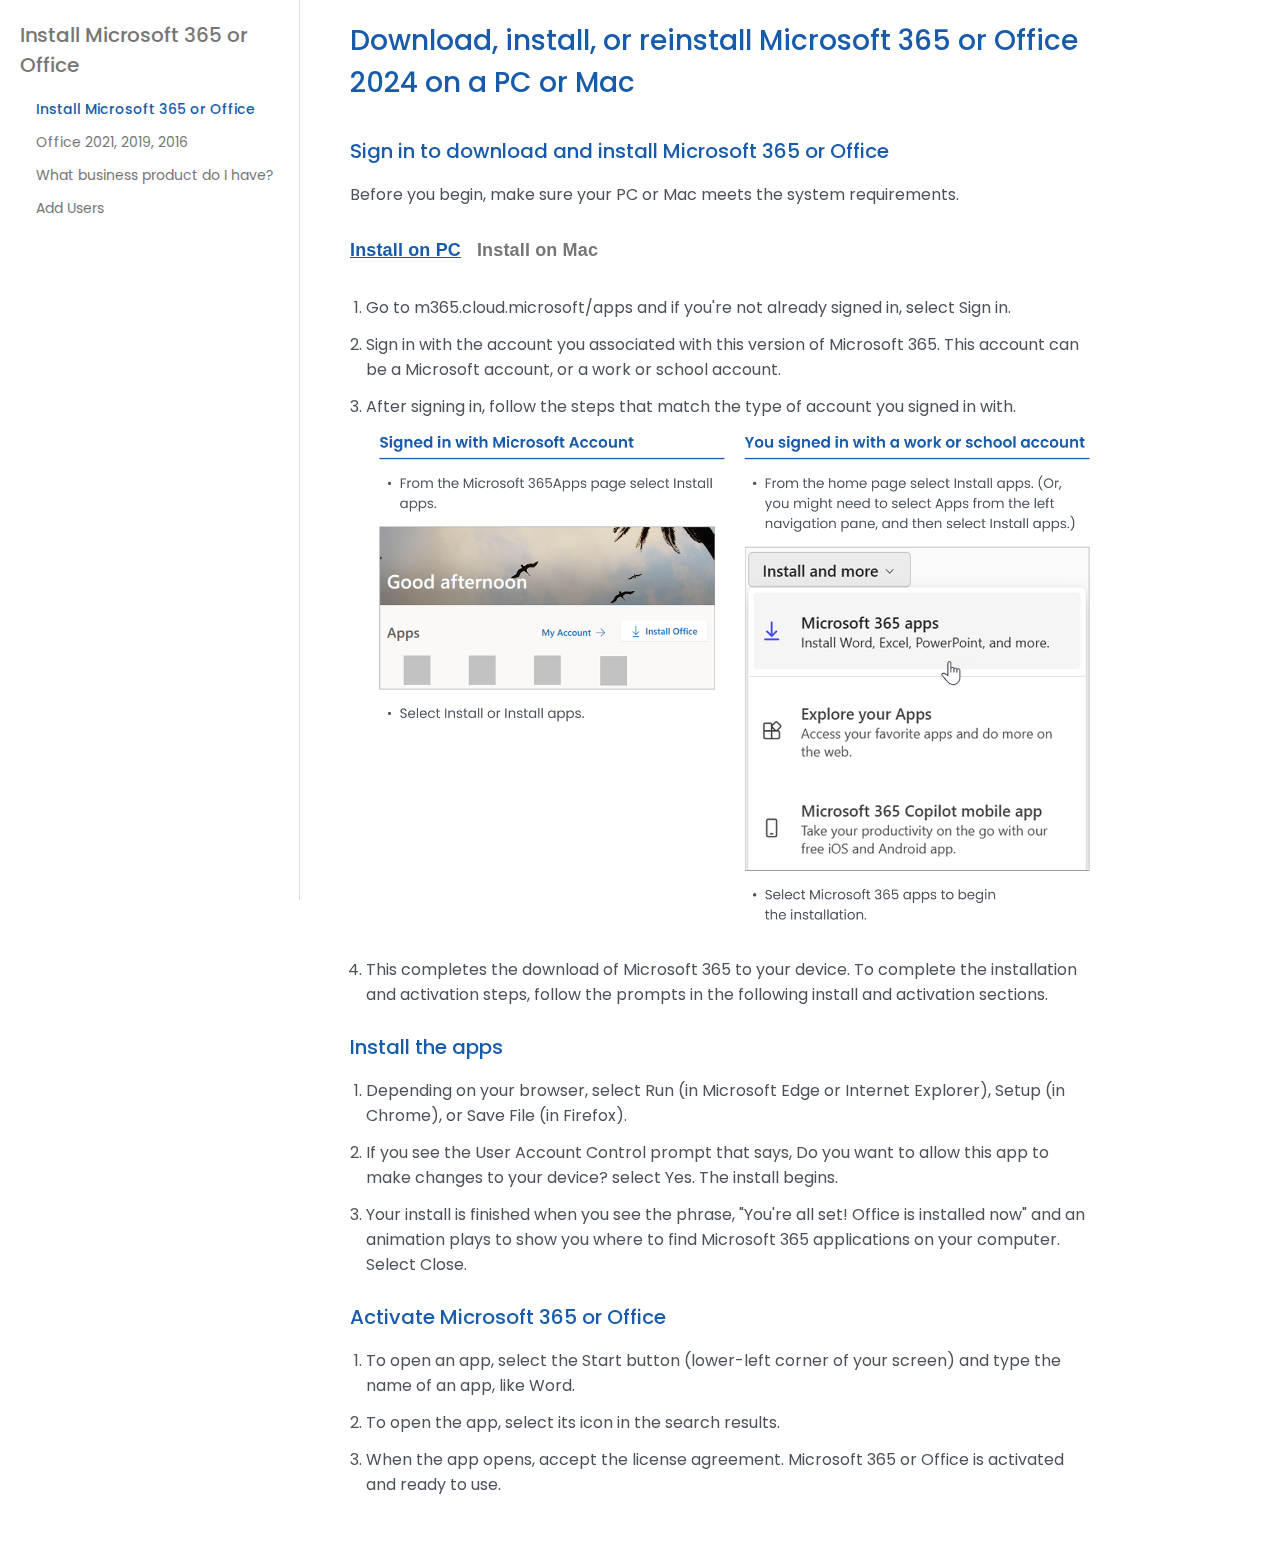
<file: index.html>
<!DOCTYPE html>
<html lang="en">

<head>
    <meta charset="UTF-8" />
    <meta name="viewport" content="width=device-width, initial-scale=1.0" />
    <title>Template</title>
    <link rel="icon" type="image/x-icon" href="https://tinyurl.com/yt7f6mkc">
    <link rel="stylesheet" href="styles.css">
    <link rel="preconnect" href="https://fonts.googleapis.com">
    <link rel="preconnect" href="https://fonts.gstatic.com" crossorigin>
    <link
        href="https://fonts.googleapis.com/css2?family=Poppins:ital,wght@0,100;0,200;0,300;0,400;0,500;0,600;0,700;0,800;0,900;1,100;1,200;1,300;1,400;1,500;1,600;1,700;1,800;1,900&display=swap"
        rel="stylesheet">

</head>

<body>

    <main>
        <section>
            <!-- Mobile Nav Button -->
            <button class="mobile-nav-btn" id="openNav">
                <span class="burger"></span>

                <span>Install Microsoft 365 or Office</span>
            </button>


            <!-- Mobile Bottom Sheet Navigation -->
            <div class="mobile-modal" id="mobileModal">
                <div class="panel bottom-sheet">
                    <div class="drag-handle"></div>
                    <h3 class="nav-header">Install Microsoft 365 or Office</h3>
                    <ul>
                        <li><a href="#" class="nav-link active" data-section="install">Install Microsoft 365 or
                                Office</a>
                        </li>
                        <li><a href="#" class="nav-link" data-section="install2021">Office 2021, 2019, 2016</a></li>
                        <li><a href="#" class="nav-link" data-section="business">What business product do I have?</a>
                        </li>
                        <li><a href="#" class="nav-link" data-section="addUsers">Add users</a></li>
                    </ul>
                </div>
            </div>

            <!-- Desktop + Mobile Content Layout -->
            <div class="layout">

                <!-- Desktop Sidebar -->
                <aside class="desktop sidebar">
                    <h3 class="nav-header">Install Microsoft 365 or Office</h3>
                    <ul>
                        <li><a href="#" class="nav-link active" data-section="install">Install Microsoft 365 or
                                Office</a>
                        </li>
                        <li><a href="#" class="nav-link" data-section="install2021">Office 2021, 2019, 2016</a></li>
                        <!-- <li><a href="#" class="nav-link" data-section="upgrade">Upgrade to Latest Version</a></li> -->
                        <li><a href="#" class="nav-link" data-section="business">What business product do I have?</a>
                        </li>
                        <li><a href="#" class="nav-link" data-section="addUsers">Add Users</a></li>

                    </ul>
                </aside>

                <!-- Main Content -->
                <main class="content" id="contentArea">
                </main>
            </div>
        </section>


        <script>
            const contentArea = document.getElementById("contentArea");

            // Content map
            const CONTENT = {
                install: `
                <h2 class="page-title">Download, install, or reinstall Microsoft 365 or Office 2024 on a PC or Mac</h2>

    <h3>Sign in to download and install Microsoft 365 or Office</h3>

    <p>Before you begin, make sure your PC or Mac meets the system requirements.</p>

    <!-- Install Tabs -->
    <div class="install-tabs">
        <button class="tab-btn active" data-target="pc">Install on PC</button>
        <button class="tab-btn" data-target="mac">Install on Mac</button>
    </div>

    <!-- Tab Contents -->
    <div class="tab-content" id="pc">
        <ol>
            <li>Go to m365.cloud.microsoft/apps and if you're not already signed in, select Sign in.</li>
            <li>Sign in with the account you associated with this version of Microsoft 365. This account can be a Microsoft account, or a work or school account.</li>
            <li>
                After signing in, follow the steps that match the type of account you signed in with.
                <img src="install-on-windows.jpg" alt="" />
            </li>
            <li>This completes the download of Microsoft 365 to your device. To complete the installation and activation steps, follow the prompts in the following install and activation sections.</li>
        </ol>
        <br>
        <div>
            <h3>Install the apps</h3>
            <ol>
                <li>Depending on your browser, select Run (in Microsoft Edge or Internet Explorer), Setup (in Chrome), or Save File (in Firefox).</li>
                <li>If you see the User Account Control prompt that says, Do you want to allow this app to make changes to your device? select Yes. The install begins.</li>
                <li>Your install is finished when you see the phrase, "You're all set! Office is installed now" and an animation plays to show you where to find Microsoft 365  applications on your computer. Select Close.</li>
            </ol>    
        </div>
        <br>
        <div>
            <h3>Activate Microsoft 365 or Office</h3>
            <ol>
                <li>To open an app, select the Start button (lower-left corner of your screen) and type the name of an app, like Word.</li>
                <li>To open the app, select its icon in the search results.</li>
                <li>When the app opens, accept the license agreement. Microsoft 365 or Office is activated and ready to use.</li>
            </ol>
        </div>
    </div>

    <div class="tab-content" id="mac" style="display:none;">
        <ol>
            <li>Go to your Office account and sign in.</li>
            <li>Sign in with the account you associated with this version of Microsoft 365 or Office. This account can be a Microsoft account, or work or school account. <a href="https://support.microsoft.com/en-us/office/i-forgot-the-account-i-use-with-microsoft-365-eba0b4a2-c0ae-472c-99f6-bc63ee2425a8?wt.mc_id=SCL_InstallOffice_Home#">I forgot the account I use with Office.</a></li>
            <li>After signing in, follow the steps that match the type of account you signed in with.
                <img src="install-on-mac.jpg" alt="" />
                <p>
                    The 64-bit version is installed by default unless Microsoft 365 or Office detects you already have a 32-bit version of Microsoft 365 or Office (or a stand-alone app such as Project or Visio) installed. In this case, the 32-bit version of Microsoft 365 or Office will be installed instead.    
                </p>
                <p>
                    To change from a 32-bit version to a 64-bit version or vice versa, you need to uninstall Microsoft 365 first (including any stand-alone Microsoft 365 apps you have such as Project of Visio). Once the uninstall is complete, sign in again to <a href="m365.cloud.microsoft/apps">m365.cloud.microsoft/apps</a> and select Install apps. From the Install apps window select the language and version you want (64 or 32-bit), and then select <strong>Install</strong>.
                </p>
            </li>
            <li>This completes the download of Microsoft 365 to your device. To complete the installation and activation steps, follow the prompts in the following install and activation sections.</li>
        </ol>
        
        <br>

        <div>
            <h3>Install Microsoft 365 or Office 2024 on a Mac</h3>
            <ol>
                <li>
                    Once the download has completed, open Finder, go to <strong>Downloads</strong>, and double-click <strong>Microsoft Office installer.pkg</strong> file (the name might vary slightly).
                    <br><br>
                    <img src="install-mac-step1.jpg" alt="" style="width: 80%"/>
                </li>
                <li>
                    On the first installation screen, select Continue to begin the installation process.
                    <br><br>
                    <img src="install-mac-step2.jpg" alt="" style="width: 80%"/>
                </li>
                <li>Review the software license agreement, and then click Continue.</li>
                <li>Select Agree to agree to the terms of the software license agreement.</li>
                <li>Choose how you want to install Microsoft 365 and click Continue.</li>
                <li>Review the disk space requirements or change your install location, and then click Install.</li>
                <li>
                    Enter your Mac login password, if prompted, and then click Install Software. (This is the password that you use to log in to your Mac.)
                    <br><br>
                    <img src="install-mac-step7.jpg" alt="" style="width: 80%"/>
                </li>
                <li>
                    The software begins to install. Click Close when the installation is finished.
                    <br><br>
                    <img src="install-mac-step8.jpg" alt="" style="width: 80%"/>    
                </li>
            </ol>    
        </div>

        <div>
            <h3>Activate Microsoft 365 or Office 2024 on a Mac</h3>
            <ol>
                <li>
                    Click the Launchpad icon in the Dock to display all of your apps.
                    <br><br>
                    <img src="activate-mac-step1.jpg" alt="" style="width: auto"/>
                </li>
                <li>
                    Click the Microsoft Word icon (or another Microsoft 365 or Office icon) in the Launchpad.
                    <br><br>
                    <img src="activate-mac-step2.jpg" alt="" style="width: 80%"/>
                </li>
                <li>
                    The What is New window opens automatically when you launch Word. Click Get Started to start activating.
                    <br><br>
                    <img src="activate-mac-step3.jpg" alt="" style="width: 80%"/>
                </li>

            </ol>
        </div>
    </div>

`,

                install2021: `
    <h2 class="page-title">Download and install or reinstall Office 2021, Office 2019, or Office 2016</h2>

    <p>If this is the first time you're installing Office you may have some setup steps to do first. Expand the learn more section below.</p>
    <br>
    <p>However, if you're reinstalling Office, and you've already redeemed a product key and have an account associated with Office, then go to the section sign in to download Office.​​​​​​​</p>

    <br>

    <div>
        <h3>Sign in to download and install Microsoft 365 or Office</h3>
        <ol>
            <li>Go to your <a href="https://account.microsoft.com/">Microsoft account dashboard</a>, and if you're not already signed in, select Sign in.</li>
            <li>Sign in with the Microsoft account you associated with this version of Office.</li>
            <li>From the Overview page, select Office apps and on that page, find the Office product you want to install and select Install.</li>
        </ol>
        <br>
        <p>To install Office in a different language, or to install the 64-bit version, use the dropdown to find more options. Choose the language and bit version you want, and then select Install.</p>
    </div>
    
    <!-- Install Tabs -->
    <div class="install-tabs">
        <button class="tab-btn active" data-target="pc">Office 2016 - 2021 on a PC</button>
        <button class="tab-btn" data-target="mac">Office for Mac 2019 - 2021</button>
    </div>

    <!-- Tab Contents -->
    <div class="tab-content" id="pc">
        <h3>Install Office 2021, 2019, or 2016 on a PC</h3>
        <p>Remember a one-time purchase version of Office is <a href="https://www.microsoft.com/Useterms/">licensed for one install only.</a></p>
        <br>    
        <ol>
            <li>
                <p>Depending on your browser, select Open file (in Edge or Internet Explorer), Setup (in Chrome), or Save File (in Firefox).</p>
                <br>
                <p>If you see the User Account Control prompt that says, Do you want to allow this app to make changes to your device? select Yes.</p>                        
                <br>
                <p>The install begins.</p>
            </li>
            <li>
                <p>Your install is finished when you see the phrase, "You're all set! Office is installed now" and an animation plays to show you where to find Office applications on your computer. Select Close.</p>
                <br>
                <p>Follow the instructions in the window to find your Office apps. For example depending on your version of Windows, select Start and then scroll to find the app you want to open such as Excel or Word, or type the name of the app in the search box.</p>
            </li>
        </ol>
        <br>
        <div>
            <h3>Activate office</h3>
            <ol>
                <li>
                    <p>Start using an Office application right away by opening any app such as Word or Excel. <a href="https://support.microsoft.com/en-us/office/can-t-find-office-applications-in-windows-10-907ce545-6ae8-459b-8d9d-de6764a635d6?wt.mc_id=SCL_InstallOffice_Home#">Can't find Office after installing?</a></p>
                    <br>
                    <p>In most cases, Office is activated once you start an application and after you agree to the License terms by selecting Accept.</p>    
                </li>
                <li>Office might activate automatically. However, depending on your product you might see the Microsoft Office Activation Wizard. If so, follow the prompts to activate Office.</li>
            </ol>    
        </div>
    </div>

    <div class="tab-content" id="mac" style="display:none;">
        <div>
            <h3>Install Office on a Mac</h3>
            <ol>
                <li>Once the download has completed, open Finder, go to <strong>Downloads</strong>, and double-click the installer package.</li>
                <li>On the first installation screen, select <strong>Continue</strong> to begin the installation process.</li>
                <li>Review the software license agreement, and then click <strong>Continue</strong>.</li>
                <li>Select <strong>Agree</strong> to agree to the terms of the software license agreement.</li>
                <li>Choose how you want to install Office and click <strong>Continue</strong>.</li>
                <li>Review the disk space requirements or change your install location, and then click <strong>Install</strong>.</li>
                <li>Enter your Mac login password, if prompted, and then click <strong>Install Software</strong>. (This is the password that you use to log in to your Mac.)</li>
                <li>The software begins to install. Click <strong>Close</strong> when the installation is finished. If an update is available, select <strong>Update</strong> and follow the prompts.</li>
            </ol>
        </div>
        
        <br>

        <div>
            <h3>Launch an Office app and start the activation process</h3>
            <ol>
                <li>
                    Click the <strong>Launchpad</strong> icon in the Dock to display all of your apps.
                    <br><br>
                    <img src="launch-app-step1.jpg" alt="" style="width: auto"/>
                </li>
                <li>
                    Click the <strong>Microsoft Word</strong> icon in the Launchpad.
                    <br><br>
                    <img src="launch-app-step2.jpg" alt="" style="width: 80%"/>
                </li>
                <li>
                    The <strong>What's New</strong> window opens automatically when you launch Word. Click <strong>Get Started</strong> to start activating. 
                    <br><br>
                    <img src="launch-app-step3.jpg" alt="" style="width: 80%"/>
                </li>
            </ol>    
        </div>

        <br>

        <div>
            <h3>Installation Notes</h3>
            <div>
                <p>How do I pin the Office app icons to the dock?</p>
                <ol>
                    <li>
                        Go to <strong>Finder > Applications</strong> and open the Office app you want.
                        <br><br>
                        <img src="activate-mac-step1.jpg" alt="" style="width: auto"/>
                    </li>
                    <li>
                        In the Dock, Control+click or right-click the app icon and choose <strong>Options > Keep in Dock</strong>.
                    </li>
                </ol>
            </div>
        </div>
    </div>

`,

                addUsers: `
<h2 class="page-title">Add users and assign licenses in Microsoft 365</h2>
<p>
    Each person in your organization needs a user account before they can sign in and access Microsoft 365 for business. The easiest way to add user accounts is to add them one at a time in the Microsoft 365 admin center. After you complete this step, your users have Microsoft 365 licenses, sign-in credentials, and Microsoft 365 mailboxes.
</p><br>

<h3>Before you begin</h3>

<p>You must be a license or user admin to add users and assign licenses.</p>

<p class="important-note">
    <strong>Important:</strong> See roles with the fewest permissions. Lower permissioned accounts help improve security for your organization. Global Administrator is a highly privileged role. Limit its use to emergency scenarios when you can't use an existing role. 
</p>
<br>
<h3>Add a user in Microsoft 365</h3>
<p>A lot of things can happen if you don't have the necessary Microsoft 365 for business product or license. Here are some examples:</p>
<br>
<img src="add-user-img1.jpg" alt="" style="width: 80%;"/><br>
<p>Sign in to the Microsoft 365 admin center.</p>
<ol>
    <li>
        Determine which admin center view you're currently using.
        <ul>
            <li>
                <p>If the top of the Microsoft 365 admin center shows Dashboard view:</p>
                <br>
                <img src="add-user-img2.jpg" alt="" style="width: 80%;"/><br>
            </li>
            <li>Go to Users > Active users, and select Add a user.</li>
            <li>If the top of the Microsoft 365 admin center shows Simplified view:
                <br>
                <img src="add-user-img3.jpg" alt="" style="width: 80%;"/><br>
            </li>
            <li>Select Add user. You can select either the Add user button at the top of the page or in the Users tab under Your organization.</li>
        </ul>
    </li>
    <li>
        <p>Set up the basics: fill in the basic user information, and then select Next.</p>
        <ul>
            <li>Name: Fill in the first name, family name, display name, and username.</li>
            <li>Domains: Choose the domain for the user's account. For example, if their username is Jakob, and the domain is contoso.com, then they sign in with jakob@contoso.com.</li>
            <li>Password settings:</li>
            <li>By default, the option to Automatically create a password is selected. If you deselect this option, create a strong password for the user.</li>
            <li>By default, the option to Require this user to change their password when they first sign in is selected. The user must change their password after 90 days.</li>
        </ul>
    </li>
    <li>
        <p>Assign product licenses: select the location and the appropriate license for the user.</p>
        <ul>
            <li>If you don't have any licenses available, you can still add a user and buy more licenses.</li>
            <li>To limit the apps the user has a license for, expand Apps and select or deselect apps.</li>
        </ul>
    </li>
    <li>
        <p>Optional settings:</p>
        <ul>
            <li>If you want to make this user an admin, expand Roles.</li>
            <li>To add more information about the user, expand Profile info.</li>
        </ul>
    </li>
    <li>Review and finish: review your new user's settings, make further changes, and then select Finish adding.</li>
    <li>
        <p>On the completion page:</p>    
        <ul>
            <li>To give the user their password, select Print to create a hard copy or a PDF of their credentials that you can securely share with them.</li>
            <li>To help them get started with Microsoft 365, send them an email that contains useful information.</li>
            <li>Decide whether you want to save these user settings as a template.</li>
            <li>Choose whether you want to add another user or Close the Add a user pane.</li>
        </ul>
    </li>
</ol>

<br>

<h3>Add multiple users in Microsoft 365</h3>
<p>
    The following video shows how to add multiple users in Microsoft 365. It's one minute and 31 seconds long.
</p>
<br>
<img src="add-user-img4.jpg" alt="" style="width: 80%;"/><br>
<ol>
    <li>Go to Users > Active users, and select Add multiple users.</li>
    <li>
        <p>Add list of users: choose whether to add users via rows on this page or upload a CSV with user information.</p>
        <br>
        <img src="add-user-img5.jpg" alt="" style="width: 80%;"/><br> 
        <p>If you select I'd like to upload a CSV with user information:</p>
        <br>
        <ul style="padding-left: 20px;">
            <li>Download the example CSV file. Make sure your spreadsheet includes the exact same column headings as the sample CSV file.</li>
            <li>If you use the sample CSV file, open it in an editing tool like Microsoft Excel. Don't change the headings in the first row.</li>
            <li>Make sure your spreadsheet includes values for the user name and display name for each user. For example, bob@contoso.com, Bob Kelly.</li>
            <li>When you're done entering the users' information in your spreadsheet, save it in CSV format.</li>
            <li>Select Browse, go to the location of your CSV file, and select Open.</li>
        </ul>
        <br>
    </li>
    <li>Licenses: select the location, licenses, and apps you want to assign to all new users.</li>
    <li>Review and finish adding multiple users: Review your selections and select Add users.</li>   
</ol>

<br>

<div>
    <h3>Other methods to add multiple users</h3>
    <p>You can also use any of the following methods to add multiple users at the same time:</p>
    <ul style="padding-left: 20px;">
        <li>Automate adding accounts and assigning licenses. Choose this method if you're already familiar with using Windows PowerShell cmdlets.</li>
        <li>Synchronize with Active Directory. Use the Microsoft Entra Connect tool to replicate Active Directory user accounts in Microsoft 365. The sync only adds the user accounts. You must assign licenses to the synced users before they can use email and other apps for Microsoft 365.</li>
        <li>Migrate email accounts from Exchange. When you migrate multiple mailboxes to Microsoft 365 by using either cutover, staged, or a hybrid Exchange method, you automatically add users as part of the migration. The migration only adds the user accounts. You must assign licenses to the users before they can use email and other apps for Microsoft 365. If you don't assign a license to a user, their mailbox is disabled after a grace period of 30 days.</li>
    </ul>
</div>

<br>

<div>
    <h3>Create, edit, or delete custom user views</h3>
    <p>
        If you're a user management admin of a Microsoft 365 for business subscription, you can create up to 50 custom user views to view subsets of users. These views are in addition to the standard set of views. You can create, edit, or delete custom user views, and all admins can access the custom views you create.
    </p>
    <br>
    <p>
        When you create, edit, or delete a custom user view, all admins in your company see the changes in the Filter set list when they go to the Active users page.    
    </p>
</div>

<div>
    <p>The Filter set list displays standard user views by default. You can't edit or delete standard views. The standard filters include:</p>
    <br>
    <ul style="padding-left: 20px;">
        <li>Billing admins</li>
        <li>Global admins</li>
        <li>Guest users</li>
        <li>Helpdesk admins</li>
        <li>Licensed users</li>
        <li>Service support admins</li>
        <li>Unlicensed users</li>
        <li>User admins</li>
        <li>Users with errors</li>
    </ul>   
    <br>
    <p>A few things to note about standard views:</p>
    <ul style="padding-left: 20px;">
        <li>If there are more than 2,000 users in the list, some standard views display an unsorted list. To locate specific users in this list, use the search field.</li>
        <li>If you didn't purchase Microsoft 365 from Microsoft, Billing admins don't appear in the standard views list.</li>
    </ul>
</div>

<br>

<div>
    <h3>Custom Filters</h3>
    <p>To create a custom filter, select New filter from the Filter set list. This action opens the Custom filter pane.</p>
    <br>
    <p>Create and edit your custom views in the Custom filter pane. If you select multiple filter options, you get results that contain users who match all the selected criteria. Many conditions are available for custom filters, such as:</p>
    <br>
    <ul style="padding-left: 20px;">
        <li>Domain: If you have multiple domains for your organization, you can choose from the list of available domains.</li>
        <li>Sign-in status: Choose users that are allowed or blocked.</li>
        <li>Location: Choose a location from the list of countries/regions.</li>
        <li>Assigned product license: Choose from the list of licenses that are available to your organization. Use this filter to show users who have the assigned license. Users might also have other licenses.</li>
    </ul>
    <br>
    <p>You can also filter by other user profile details used in your organization, such as department, city, state or province, country/region, or job title.</p>
    <br>
    <p>You can select these Other conditions:</p>
    <ul style="padding-left: 20px;">
        <li>Synchronized users only: Select this option to show all users who are synced with the local Active Directory. This filter works whether you activate the users or not.</li>
        <li>Users with errors: Select this option to show users who might have provisioning errors.</li>
        <li>Unlicensed users: Select this option to find all the users who aren't assigned a license. The results for this view can also include users who have an Exchange mailbox but don't have a license. To track those users specifically, use the filter Unlicensed users with Exchange mailboxes or archives. The results for this view can also include users who have an Exchange archive, but don't have a license.</li>
        <li>Unlicensed users with Exchange mailboxes or archives: Select this option to show user accounts that you created in Exchange Online and assigned an Exchange mailbox, but didn't assign a Microsoft 365 license. The results of this filter include users who have or who were assigned an Exchange archive.</li>
    </ul>
    <br><br>
    <div class="important-note">
        <p><strong>Note:</strong> Unlicensed users with Exchange mailboxes or archives: Select this option to show user accounts that you created in Exchange Online and assigned an Exchange mailbox, but didn't assign a Microsoft 365 license. The results of this filter include users who have or who were assigned an Exchange archive.</p>
        <br>
        <ul style="padding-left: 20px;">
            <li>The mailbox was recently converted from shared to user and it has no license.</li>    
            <li>The mailbox was recently migrated to Microsoft 365 but a license wasn't assigned.</li>    
            <li>The mailbox was created using PowerShell, and a license wasn't assigned.</li>    
            <li>A new mailbox is provisioned for the user, and that mailbox was created on-premises with the New-RemoteMailbox cmdlet.</li>
        </ul>
    </div>

    <br>

    <div>
        <h3>Create a custom user view</h3>
        <ol>
            <li>In the admin center, go to Users > Active users.</li>
            <li>On Active users, select Filter set and select New filter.</li>
            <li>On the Custom filter pane, enter the name for your filter, choose the conditions for your custom filter, and then select Add.</li>
        </ol>
        <br>
        <p>Your custom view is now included in the custom filters set.</p>
    </div>
    
    <br>

    <div>
        <h3>Edit or delete a custom user view</h3>
        <p>In the admin center, go to Users > Active users.</p>
        <ol>
            <li>On Active users, select Filter set, select Custom filters set, and switch to the filter you want to change. You can only edit custom filters.</li>
            <li>Select Filter set again, then select Edit filter.</li>
            <li>
                On the Custom filter pane:
                <ul style="padding-left: 20px;">
                    <li>To change the filter: edit the conditions, then select Save.</li>
                    <li>To delete the filter: select the ellipsis (...), then select Delete.</li>
                </ul>

            </li>
        </ol>
        <br>
        <p class="important-note"><strong>Note:</strong> You can only edit custom filters.</p>
        <br>
    </div>

    <br>

    <div>
        <h3>Next steps</h3>
        <p>When you add a user, Microsoft sends an email notification. The email contains the person's user ID and password so they can sign in to Microsoft 365. Use your normal process for communicating new passwords.</p>
    </div>
</div>

`,

                business: `
<h2 class="page-title">What Microsoft 365 business product or license do I have?</h2>
<p>
    There are several Microsoft 365 for business plans that you or your organization can choose from when you sign up for one of Microsoft's cloud services. After your organization signs up for Microsoft 365, the admin can assign different Microsoft 365 licenses to each user account. The different licenses include different services, such as SharePoint in Microsoft 365 and Skype for Business Online. See the different Office 365 for business plans.
</p><br>

<p class="important-note">
    <strong>Note:</strong> This topic is for Microsoft 365 for business. If you have an Office for home product and you're looking for where to install Microsoft 365, see Install or reinstall Office on a PC or Mac. 
</p><br>

<p>
    If you experience a problem in Microsoft 365 – for example, you can't use or install Microsoft 365 on a device – it could be that you don't have the necessary license that enables that service or you don't have a subscription that includes the desktop applications which require installation. To fix this, you can contact your admin or IT staff for help, or if you're the admin, you can add the license yourself.
</p>

<br>

<div>
    <h3>What happens if I don't have a Microsoft 365 business product or license?</h3>
    <p>A lot of things can happen if you don't have the necessary Microsoft 365 for business product or license. Here are some examples:</p>
    <br>
    <ul style="padding-left: 40px;">
        <li>You try to use Word for the web, Excel for the web, or other Microsoft 365 for the web products and end up on the Microsoft 365 Settings page showing that you don't have the needed license.</li>
        <li>You try to use Word for the web, Excel for the web, or other Microsoft 365 for the web products and end up on the Microsoft 365 Settings page showing that you don't have the needed license.</li>
        <li>You try to sign in to OneDrive for work or school but can't access the site or get an error message.</li>
        <li>You try to install Office for iPad from the Apple App store and get an error that your subscription is not entitled to use the app.</li>
        <li>You try to use Office for iPad and find that Microsoft 365 apps like Word, Excel, and PowerPoint are in read-only or view mode.</li>
    </ul>
</div>

<br>

<div>
    <h3>What can I do if I don't have the needed product or license?</h3>
    <p>
        If you don't have the product or license you need, contact your Microsoft 365 admin or IT staff for help in getting that license or finding an alternative.
    </p><br>

    <p>
        Or, if you are the admin, you can add the license yourself. See <a href="https://docs.microsoft.com/office365/admin/subscriptions-and-billing/buy-licenses">Buy licenses for your Microsoft 365 for business subscription</a> and <a href="https://docs.microsoft.com/office365/admin/subscriptions-and-billing/assign-licenses-to-users">Assign licenses to users in Microsoft 365 for business</a>.
    </p><br>

    <p>
        In some cases, an admin may need to add an Microsoft 365 plan or switch you to an Microsoft 365 plan that includes the services you need.
    </p>
</div>

`,

                uninstall: `
<h2 class="page-title">Uninstalling Office</h2>
<p>To remove Office from your device:</p>
<ol>
    <li>Go to Add or Remove Programs.</li>
    <li>Select Microsoft Office.</li>
    <li>Click Uninstall.</li>
</ol>
`
            };

            // Click handler for all nav links
            document.querySelectorAll(".nav-link").forEach(link => {
                link.addEventListener("click", (e) => {
                    e.preventDefault();

                    const section = link.dataset.section;

                    document.querySelectorAll(".nav-link").forEach(item => item.classList.remove("active"));
                    link.classList.add("active");

                    // update content
                    contentArea.innerHTML = CONTENT[section];

                    // Reinitialize tab switcher after content load
                    const newTabButtons = contentArea.querySelectorAll(".tab-btn");
                    const newTabContents = contentArea.querySelectorAll(".tab-content");

                    newTabButtons.forEach(btn => {
                        btn.addEventListener("click", () => {
                            newTabButtons.forEach(b => b.classList.remove("active"));
                            btn.classList.add("active");

                            newTabContents.forEach(content => content.style.display = "none");

                            const target = btn.getAttribute("data-target");
                            contentArea.querySelector("#" + target).style.display = "block";
                        });
                    });




                    // close bottom sheet (mobile)
                    if (window.innerWidth < 900) {
                        sheet.classList.remove("open");
                        setTimeout(() => modal.style.display = "none", 250);
                    }
                });
            });

            // Automatically load the first section
            document.addEventListener("DOMContentLoaded", () => {
                const firstLink = document.querySelector(".nav-link[data-section='install']");
                if (firstLink) firstLink.click(); // loads default content and sets active state
            });



            // 
            // 
            // 
            const btn = document.getElementById('openNav');
            const modal = document.getElementById('mobileModal');
            const sheet = document.querySelector('.bottom-sheet');

            btn.addEventListener('click', () => {
                modal.style.display = 'block';
                requestAnimationFrame(() => {
                    sheet.classList.add('open');
                });
            });

            // Close when clicking outside bottom sheet
            modal.addEventListener('click', (e) => {
                if (e.target === modal) {
                    sheet.classList.remove('open');
                    setTimeout(() => modal.style.display = 'none', 250);
                }
            });

            // Tab switcher
            // const tabButtons = document.querySelectorAll('.tab-btn');
            // const tabContents = document.querySelectorAll('.tab-content');

            // tabButtons.forEach(btn => {
            //     btn.addEventListener('click', () => {
            //         // Remove active class from all buttons
            //         tabButtons.forEach(b => b.classList.remove('active'));
            //         btn.classList.add('active');

            //         // Hide all tab contents
            //         tabContents.forEach(content => content.style.display = 'none');

            //         // Show selected tab
            //         const target = btn.getAttribute('data-target');
            //         document.getElementById(target).style.display = 'block';
            //     });
            // });

            // All nav links (desktop + mobile)
            const navLinks = document.querySelectorAll('.nav-link');
            const tabContents = document.querySelectorAll('.tab-content');

            navLinks.forEach(link => {
                link.addEventListener('click', (e) => {
                    e.preventDefault();

                    const target = link.dataset.section;

                    // Remove active from all nav links
                    navLinks.forEach(l => l.classList.remove('active'));
                    // Add active to **all links with the same data-section**
                    navLinks.forEach(l => {
                        if (l.dataset.section === target) {
                            l.classList.add('active');
                        }
                    });

                    // Hide all tab contents
                    tabContents.forEach(c => c.style.display = 'none');
                    // Show the selected content
                    const targetContent = document.getElementById(target);
                    if (targetContent) targetContent.style.display = 'block';
                });
            });

            // Trigger initial active tab on page load
            document.addEventListener('DOMContentLoaded', () => {
                const initial = document.querySelector('.nav-link.active');
                if (initial) initial.click();
            });


        </script>


        <!-- 
        <script>

        </script> -->



    </main>
</body>

</html>


<style>
    * {
        padding: 0;
        margin: 0;
        box-sizing: border-box;
        -webkit-tap-highlight-color: transparent;
    }

    body {
        align-items: center;
        font-family: "Poppins", serif;
        color: #4c525c;
    }

    body,
    main {
        display: flex;
        flex-direction: column;
        position: relative;
    }

    main {
        width: 100%;
        display: flex;
        max-width: 1400px;

    }

    h1 {
        color: #006de2;
        font-weight: 600;
        font-size: clamp(1.2rem, 2.8vw, 1.5rem);
        line-height: clamp(1.8rem, 4vw, 2.2rem);
    }



    #hero {
        width: 100%;
        position: relative;
        background-color: #ecf5ff;
        padding: clamp(3rem, 5vw, 5rem) clamp(1rem, 5vw, 5rem);
        max-width: 1400px;
        border-bottom-left-radius: 1.25rem;
        border-bottom-right-radius: 1.25rem;
    }


    a {
        text-decoration: none;
    }


    @media only screen and (width > 768px) {}

    @media only screen and (width > 968px) {}

    @media screen and (width > 1400px) {
        body {
            background-color: unset;
        }

        #hero {
            margin-top: 2rem;
            border-radius: 1.25rem;
        }
    }
</style>
</file>
<file: styles.css>
/* ================================ */
/* MOBILE FIRST STYLES              */
/* ================================ */

body {
  margin: 0;
  font-family: Arial, sans-serif;
  color: #333;
  position: relative;
}

html {
  scrollbar-gutter: stable;
}

.nav-header {
  color: var(--SecondaryGray-SecondaryText-SecondaryGray80, #767676);
  font-weight: 500;
}

.page-title {
  font-size: clamp(18px, 2.2vw, 28px);
  color: var(--PrimaryColor-Blue70, #185baa);
  font-weight: 600;
  margin-bottom: 32px;
}

h3 {
  font-size: clamp(16px, 1.6vw, 20px);
  color: var(--PrimaryColor-Blue70, #185baa);
  font-weight: 500;
  margin-bottom: 16px;
}

/* Mobile Navigation Button */
.mobile-nav-btn {
  display: flex;
  align-items: center;
  gap: 10px;
  padding: 12px 16px;
  background: transparent;
  border: none;
  font-size: 14px;
  color: #666;
}

.mobile-nav-btn span:last-child {
  font-size: 14px;
  color: #666;
}

.burger {
  width: 22px;
  height: 2px;
  background: #333;
  position: relative;
  display: inline-block;
  border-radius: 2px;
}

.burger::before,
.burger::after {
  content: "";
  position: absolute;
  width: 22px;
  height: 2px;
  background: #333;
  left: 0;
  border-radius: 2px;
}

.burger::before {
  top: -6px;
}

.burger::after {
  top: 6px;
}

/* Mobile Modal */
.mobile-modal {
  display: none;
  position: fixed;
  top: 0;
  left: 0;
  width: 100%;
  height: 100%;
  background: rgba(0, 0, 0, 0.55);
  z-index: 999;
}

.mobile-modal .panel {
  background: #fff;
  height: 100%;
  padding: 20px;
  overflow-y: auto;
}

.mobile-panel h3 {
  margin-top: 0;
}

.mobile-modal ul {
  list-style: none;
  padding-left: 0;
}

.mobile-modal li {
  margin-bottom: 10px;
}

/* Content Wrapper */
.layout {
  padding: 20px;
}

.content {
  background: #fff;
  border-radius: 6px;
}

.content img {
  width: 100%;
}

.desktop.sidebar {
  display: none;
}

.nav-link {
  color: var(--SecondaryGray-SecondaryText-SecondaryGray80, #767676);
  font-size: 14px;
  font-weight: 400;
}

.nav-link.active {
  color: var(--PrimaryColor-Blue70, #185baa);
  font-weight: 500;
}

.sidebar .nav-link.active,
.mobile-modal .nav-link.active {
}

.tab-btn {
  color: var(--SecondaryGray-SecondaryText-SecondaryGray80, #767676);
  font-size: 18px;
  font-style: normal;
  font-weight: 600;
  line-height: 133.333%;
  letter-spacing: 0.15px;
  background-color: unset;
  border: none;
  cursor: pointer;
}

.tab-btn.active {
  color: var(--PrimaryColor-Blue70, #185baa);
  text-decoration: underline;
}

.install-tabs {
  margin: 32px 0;
  display: flex;
  gap: 16px;
}

.tab-content :is(ol, ul),
.content :is(ol, ul) {
  display: flex;
  flex-direction: column;
  gap: 12px;
  margin-left: 16px;
}

.important-note {
  background: #f5f5f5;
  padding: 24px;
}

.content a {
  color: #337ab7;
  text-decoration: underline;
}

/* ================================ */
/* DESKTOP STYLES                   */
/* ================================ */

@media (min-width: 900px) {
  .mobile-nav-btn {
    display: none;
  }

  .mobile-modal {
    display: none !important;
  }

  .page-title {
    font-weight: 500;
  }
  .layout {
    display: flex;
    max-width: 1400px;
    /* margin: 0 auto; */
    padding: 0;
    margin-top: 0;
  }

  /* Sidebar */
  .desktop.sidebar {
    display: block;
    width: 300px;
    background: #fff;
    padding: 20px;
    border-right: 1px solid #ddd;
    height: 100vh;
    position: sticky;
    top: 0;
  }

  .sidebar h3 {
    margin-top: 0;
  }

  .sidebar ul {
    padding-left: 16px;
    list-style-type: none;
  }

  .sidebar li {
    margin-bottom: 8px;
  }

  /* Desktop Content */
  .content {
    flex: 1;
    margin: 20px;
    padding: 0 30px 30px;
    max-width: 800px;
  }
}

/* Bottom Sheet */
.bottom-sheet {
  position: fixed;
  bottom: -100%;
  left: 0;
  width: 100%;
  height: 70%;
  max-height: 500px;
  background: #fff;
  border-top-left-radius: 18px;
  border-top-right-radius: 18px;
  padding: 20px;
  transition: bottom 0.35s ease;
}

.bottom-sheet.open {
  bottom: 0;
}

.drag-handle {
  width: 45px;
  height: 5px;
  background: #ccc;
  border-radius: 5px;
  margin: 0 auto 15px;
}
</file>
